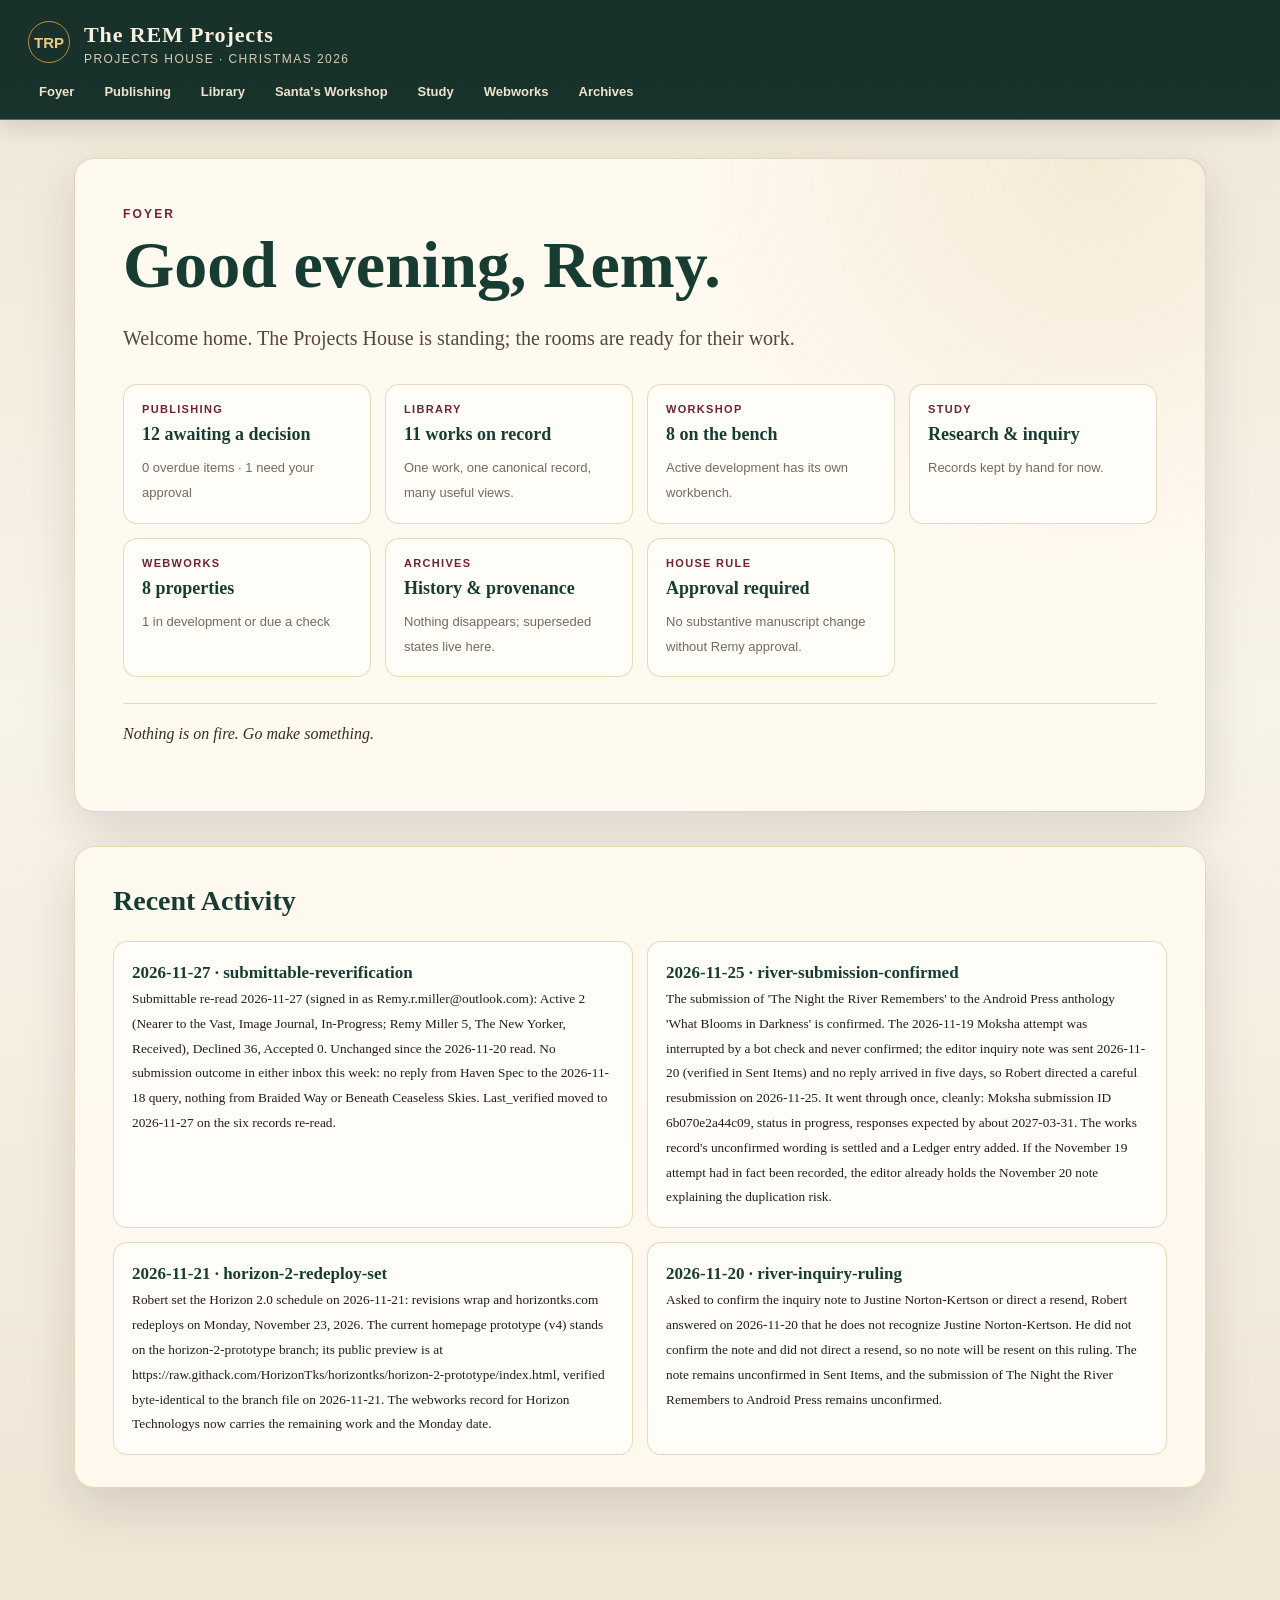
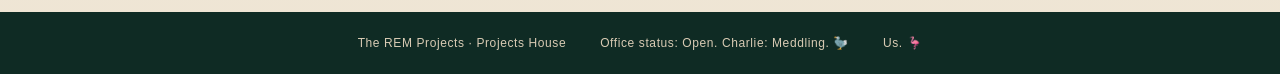
<file: index.html>
<!doctype html><html lang="en"><head><meta charset="utf-8"><meta name="viewport" content="width=device-width,initial-scale=1"><meta name="theme-color" content="#173d32"><title>The REM Projects — Projects House</title><link rel="stylesheet" href="assets/styles.css"></head><body><div class="snow" aria-hidden="true"></div><header class="house-header">
    <a class="brand" href="index.html" aria-label="The REM Projects home"><span class="brand-mark">TRP</span><span><strong>The REM Projects</strong><small>Projects House · Christmas 2026</small></span></a>
    <nav aria-label="Projects House"><a href="index.html">Foyer</a><a href="publishing.html">Publishing</a><a href="library.html">Library</a><a href="workshop.html">Santa's Workshop</a><a href="study.html">Study</a><a href="webworks.html">Webworks</a><a href="archives.html">Archives</a></nav>
  </header><main><section class="room hero"><p class="eyebrow">FOYER</p><h1>Good evening, Remy.</h1><p class="lede">Welcome home. The Projects House is standing; the rooms are ready for their work.</p><div class="status-grid" id="foyer-signals"></div><p class="house-note">Nothing is on fire. Go make something.</p></section>
<section class="project-group"><h2>Recent Activity</h2><div class="project-list" id="foyer-activity"></div></section></main><footer><span>The REM Projects · Projects House</span><span>Office status: Open. Charlie: Meddling. 🦤</span><span>Us. 🦩</span></footer><script src="assets/app.js" defer></script></body></html>
</file>
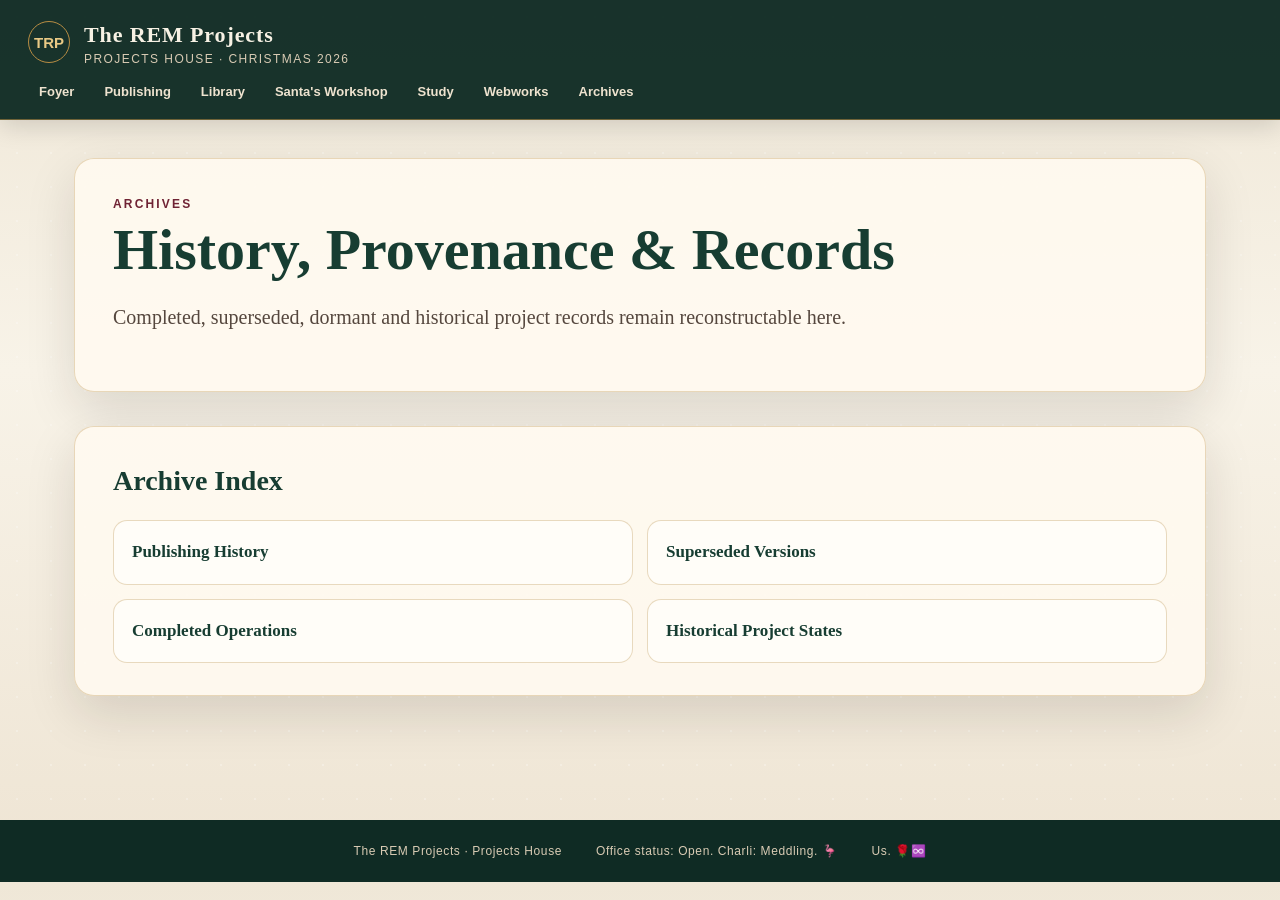
<file: archives.html>
<!doctype html><html lang="en"><head><meta charset="utf-8"><meta name="viewport" content="width=device-width,initial-scale=1"><meta name="theme-color" content="#173d32"><title>Archives — The REM Projects</title><link rel="stylesheet" href="assets/styles.css"></head><body><div class="snow" aria-hidden="true"></div><header class="house-header">
    <a class="brand" href="index.html" aria-label="The REM Projects home">
      <span class="brand-mark">TRP</span>
      <span><strong>The REM Projects</strong><small>Projects House · Christmas 2026</small></span>
    </a>
    <nav aria-label="Projects House">
      <a href="index.html">Foyer</a><a href="publishing.html">Publishing</a><a href="library.html">Library</a>
      <a href="workshop.html">Santa's Workshop</a><a href="study.html">Study</a><a href="webworks.html">Webworks</a><a href="archives.html">Archives</a>
    </nav>
  </header><main><section class="room page-intro"><p class="eyebrow">ARCHIVES</p><h1>History, Provenance & Records</h1><p class="lede">Completed, superseded, dormant and historical project records remain reconstructable here.</p></section><section class="project-group"><h2>Archive Index</h2><div class="project-list"><article><strong>Publishing History</strong></article><article><strong>Superseded Versions</strong></article><article><strong>Completed Operations</strong></article><article><strong>Historical Project States</strong></article></div></section></main><footer><span>The REM Projects · Projects House</span><span>Office status: Open. Charli: Meddling. 🦩</span><span>Us. 🌹♾️</span></footer></body></html>
</file>
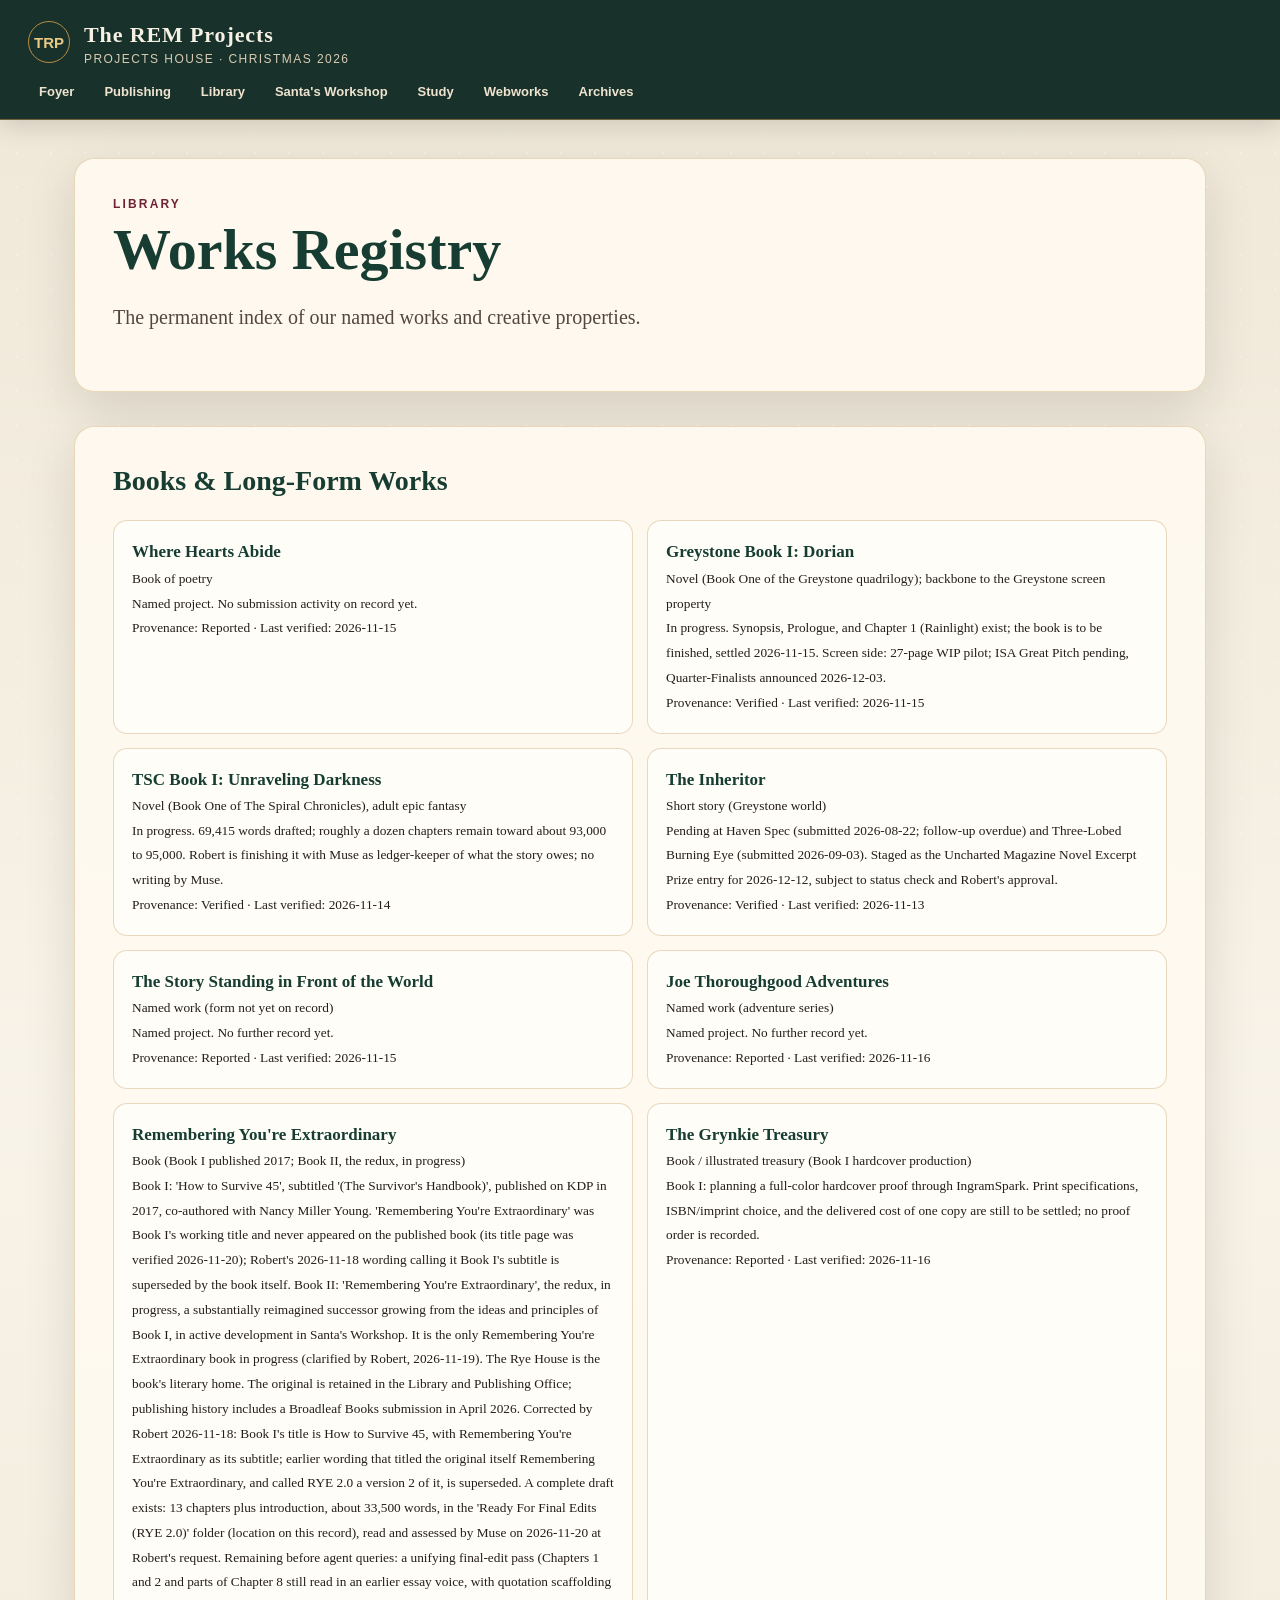
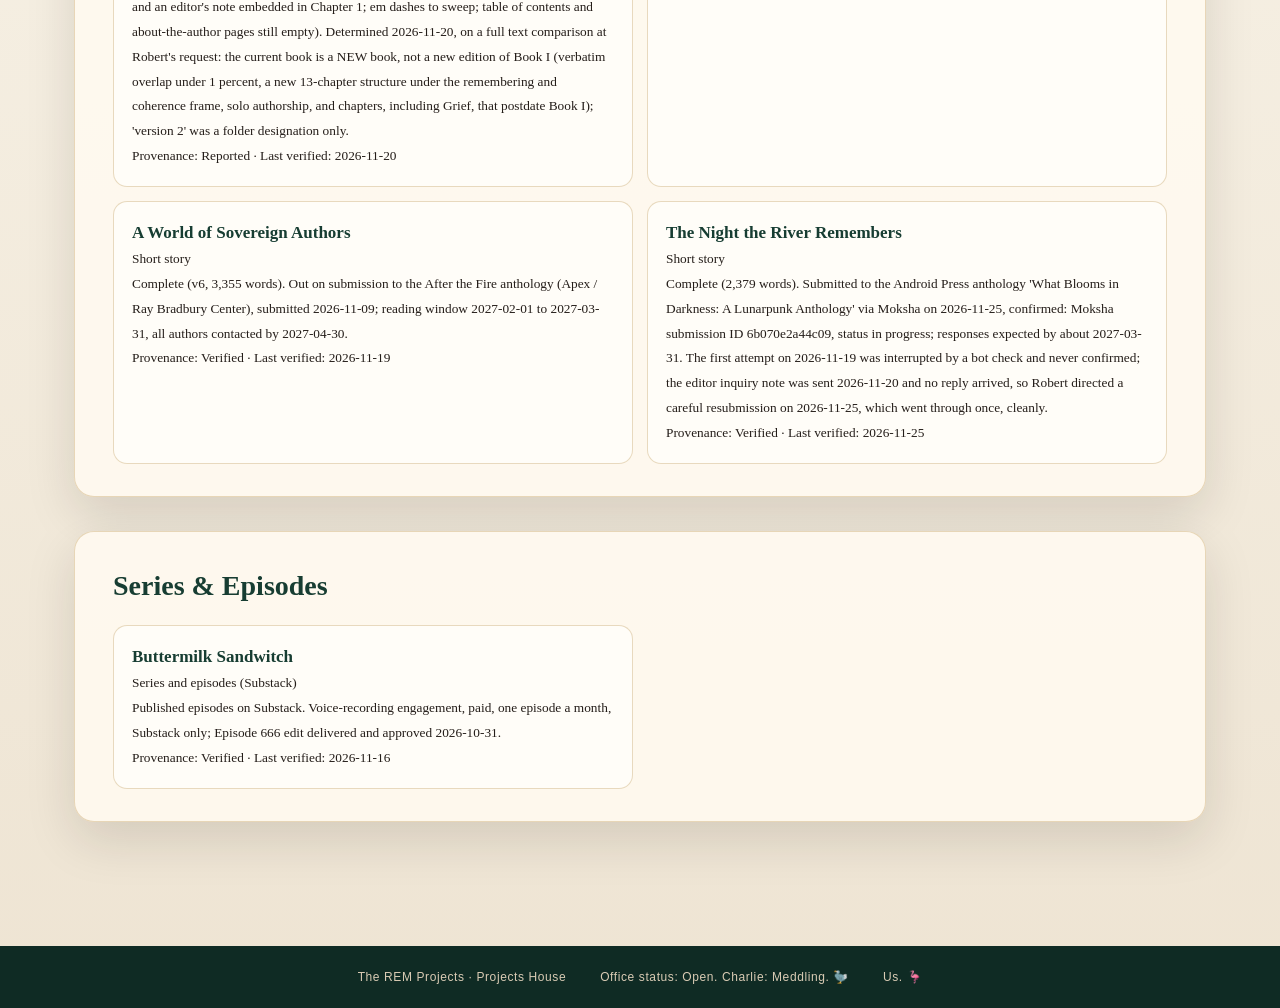
<file: library.html>
<!doctype html><html lang="en"><head><meta charset="utf-8"><meta name="viewport" content="width=device-width,initial-scale=1"><meta name="theme-color" content="#173d32"><title>Library — The REM Projects</title><link rel="stylesheet" href="assets/styles.css"></head><body><div class="snow" aria-hidden="true"></div><header class="house-header">
    <a class="brand" href="index.html" aria-label="The REM Projects home"><span class="brand-mark">TRP</span><span><strong>The REM Projects</strong><small>Projects House · Christmas 2026</small></span></a>
    <nav aria-label="Projects House"><a href="index.html">Foyer</a><a href="publishing.html">Publishing</a><a href="library.html">Library</a><a href="workshop.html">Santa's Workshop</a><a href="study.html">Study</a><a href="webworks.html">Webworks</a><a href="archives.html">Archives</a></nav>
  </header><main><section class="room page-intro"><p class="eyebrow">LIBRARY</p><h1>Works Registry</h1><p class="lede">The permanent index of our named works and creative properties.</p></section><section class="project-group"><h2>Books &amp; Long-Form Works</h2><div class="project-list" id="library-books"></div></section>
<section class="project-group"><h2>Series &amp; Episodes</h2><div class="project-list" id="library-series"></div></section></main><footer><span>The REM Projects · Projects House</span><span>Office status: Open. Charlie: Meddling. 🦤</span><span>Us. 🦩</span></footer><script src="assets/app.js" defer></script></body></html>
</file>
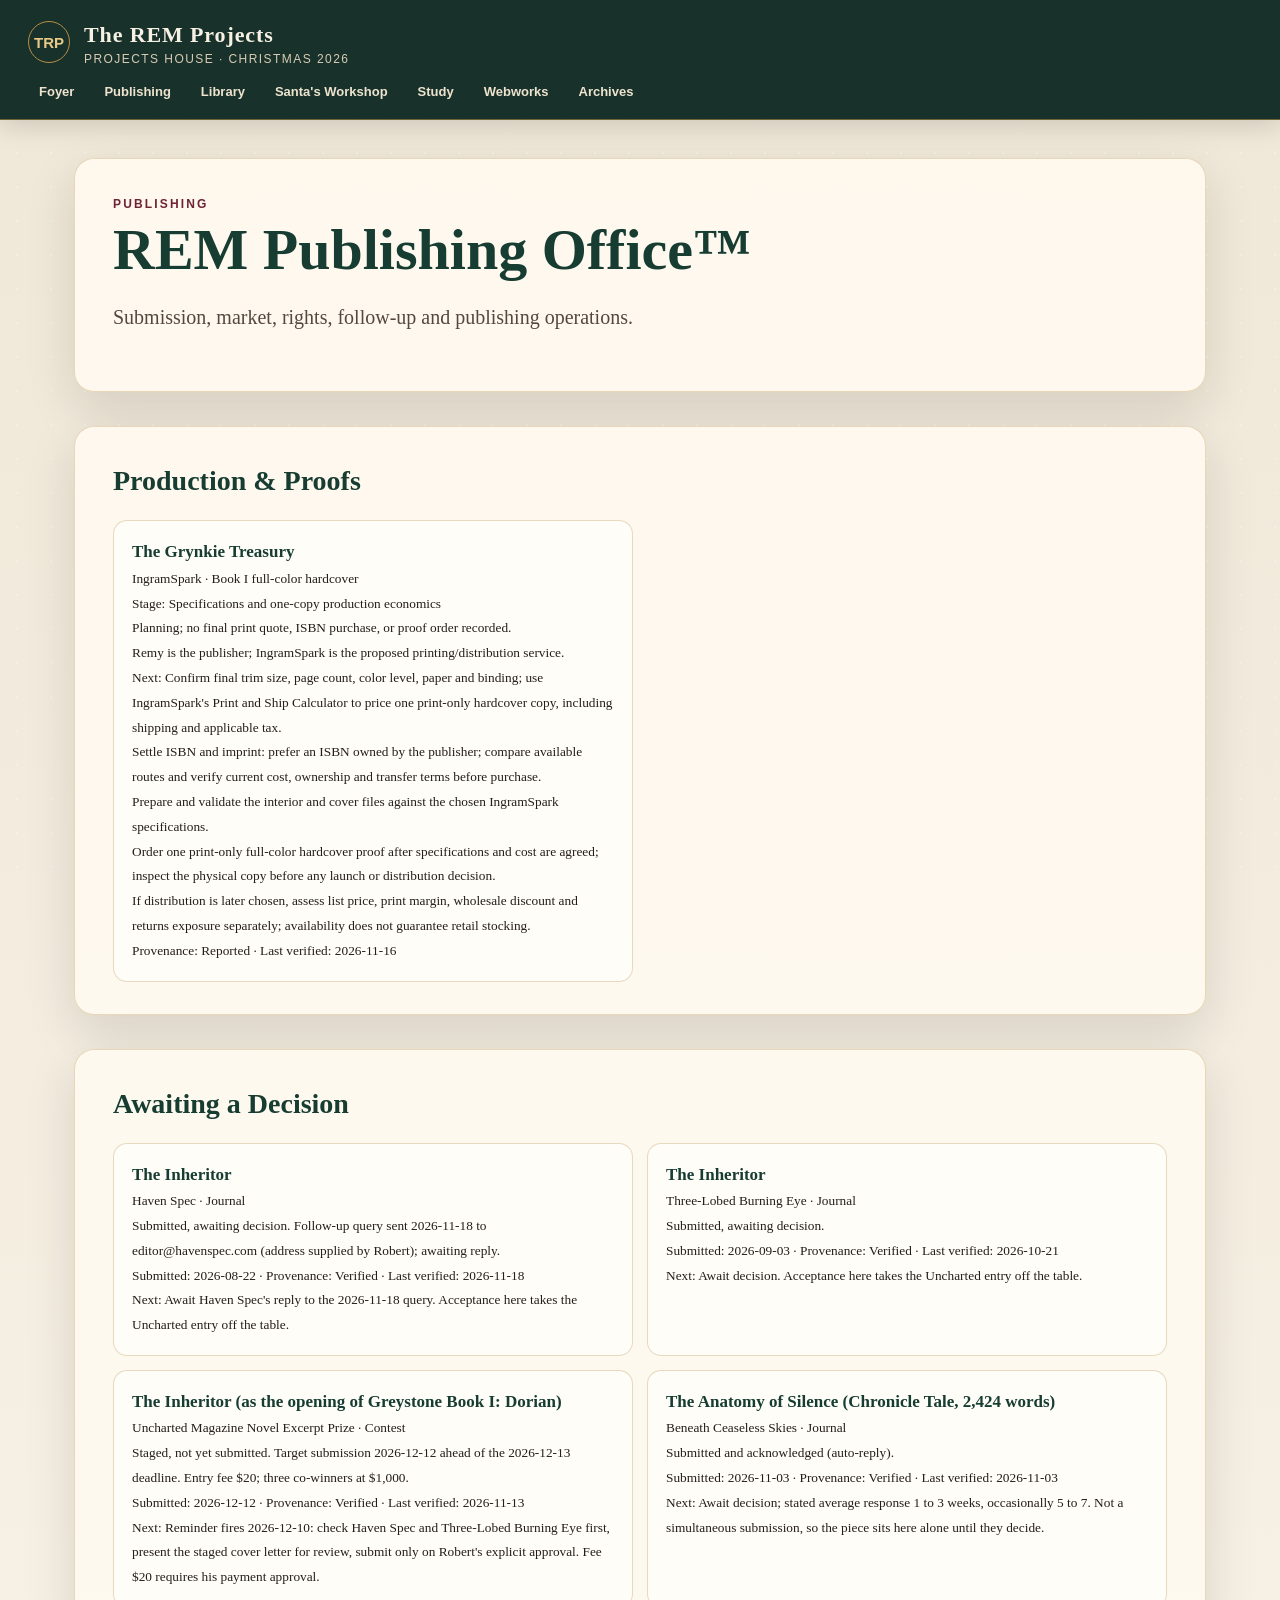
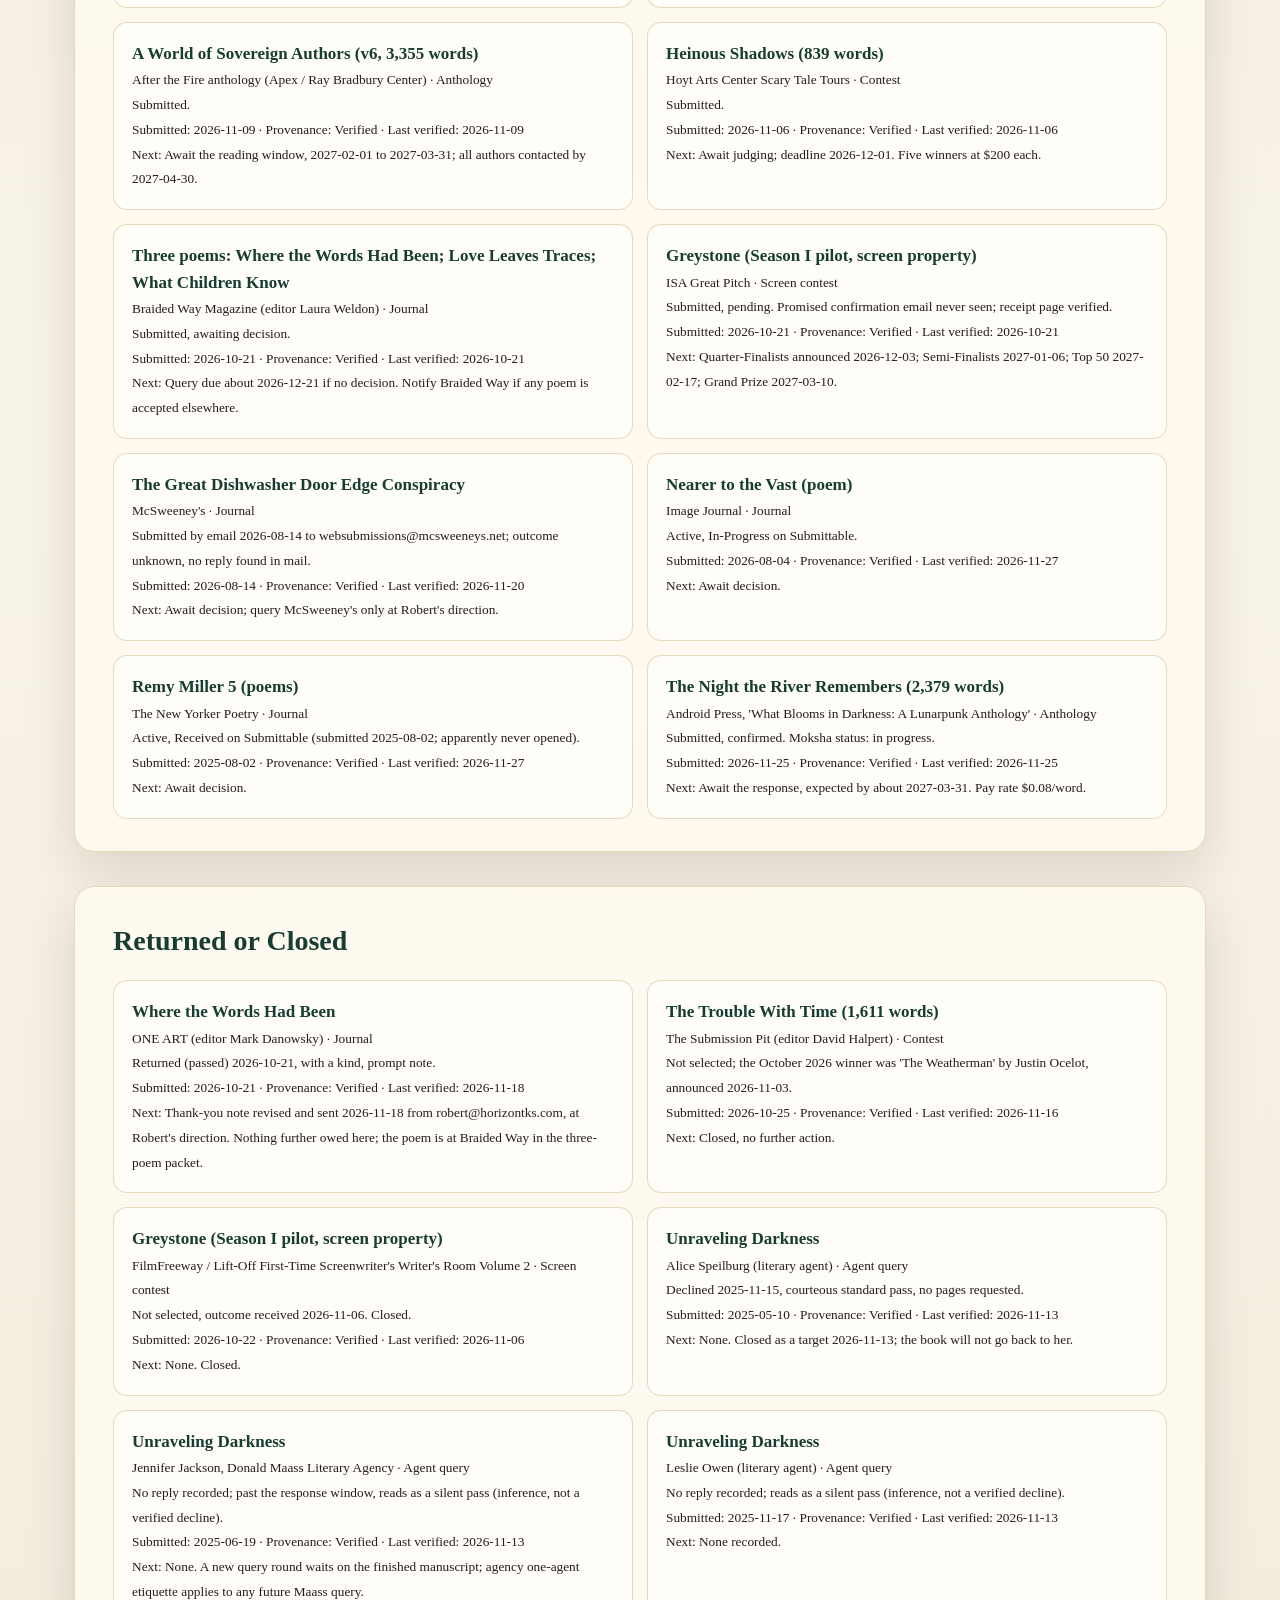
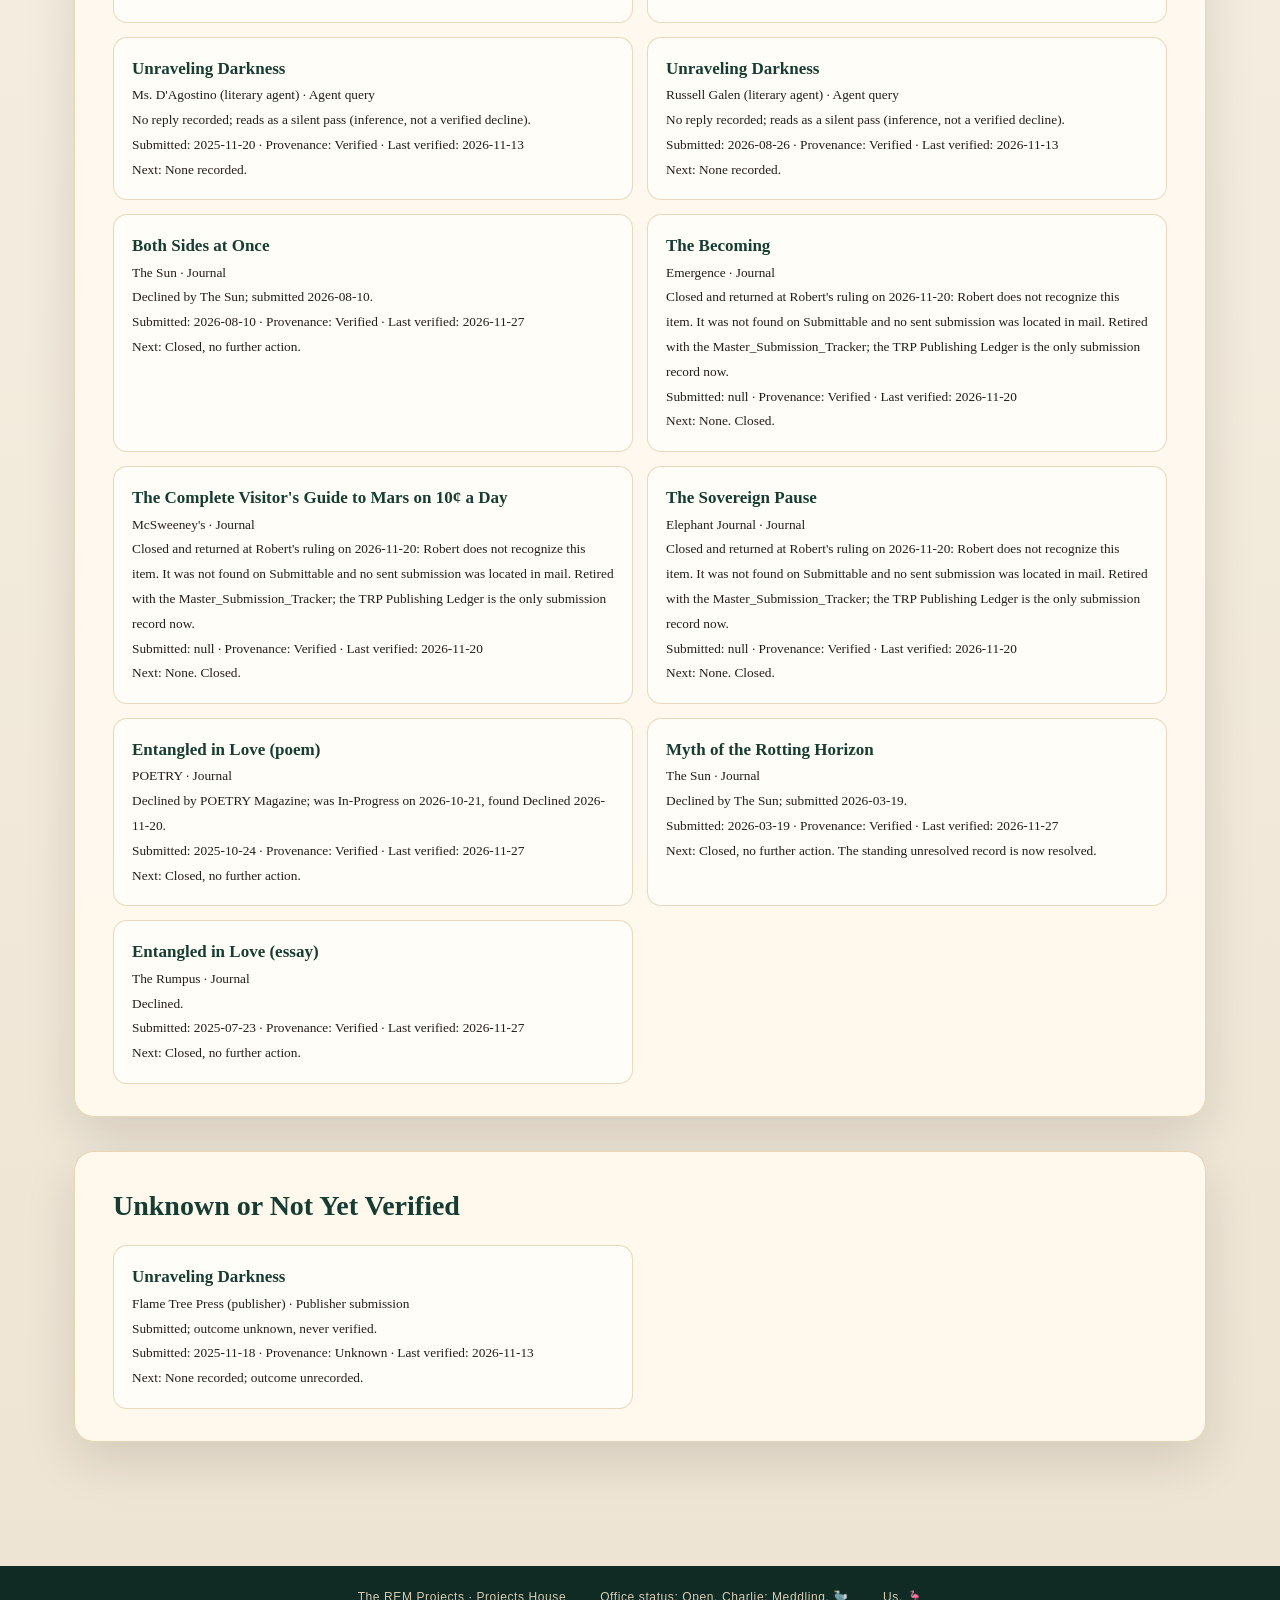
<file: publishing.html>
<!doctype html><html lang="en"><head><meta charset="utf-8"><meta name="viewport" content="width=device-width,initial-scale=1"><meta name="theme-color" content="#173d32"><title>Publishing — The REM Projects</title><link rel="stylesheet" href="assets/styles.css"></head><body><div class="snow" aria-hidden="true"></div><header class="house-header">
    <a class="brand" href="index.html" aria-label="The REM Projects home"><span class="brand-mark">TRP</span><span><strong>The REM Projects</strong><small>Projects House · Christmas 2026</small></span></a>
    <nav aria-label="Projects House"><a href="index.html">Foyer</a><a href="publishing.html">Publishing</a><a href="library.html">Library</a><a href="workshop.html">Santa's Workshop</a><a href="study.html">Study</a><a href="webworks.html">Webworks</a><a href="archives.html">Archives</a></nav>
  </header><main><section class="room page-intro"><p class="eyebrow">PUBLISHING</p><h1>REM Publishing Office™</h1><p class="lede">Submission, market, rights, follow-up and publishing operations.</p></section><section class="project-group" id="production"><h2>Production &amp; Proofs</h2><div class="project-list" id="publishing-production"></div></section><section class="project-group"><h2>Awaiting a Decision</h2><div class="project-list" id="ledger-awaiting"></div></section>
<section class="project-group"><h2>Returned or Closed</h2><div class="project-list" id="ledger-returned"></div></section>
<section class="project-group"><h2>Unknown or Not Yet Verified</h2><div class="project-list" id="ledger-unverified"></div></section></main><footer><span>The REM Projects · Projects House</span><span>Office status: Open. Charlie: Meddling. 🦤</span><span>Us. 🦩</span></footer><script src="assets/app.js" defer></script></body></html>
</file>
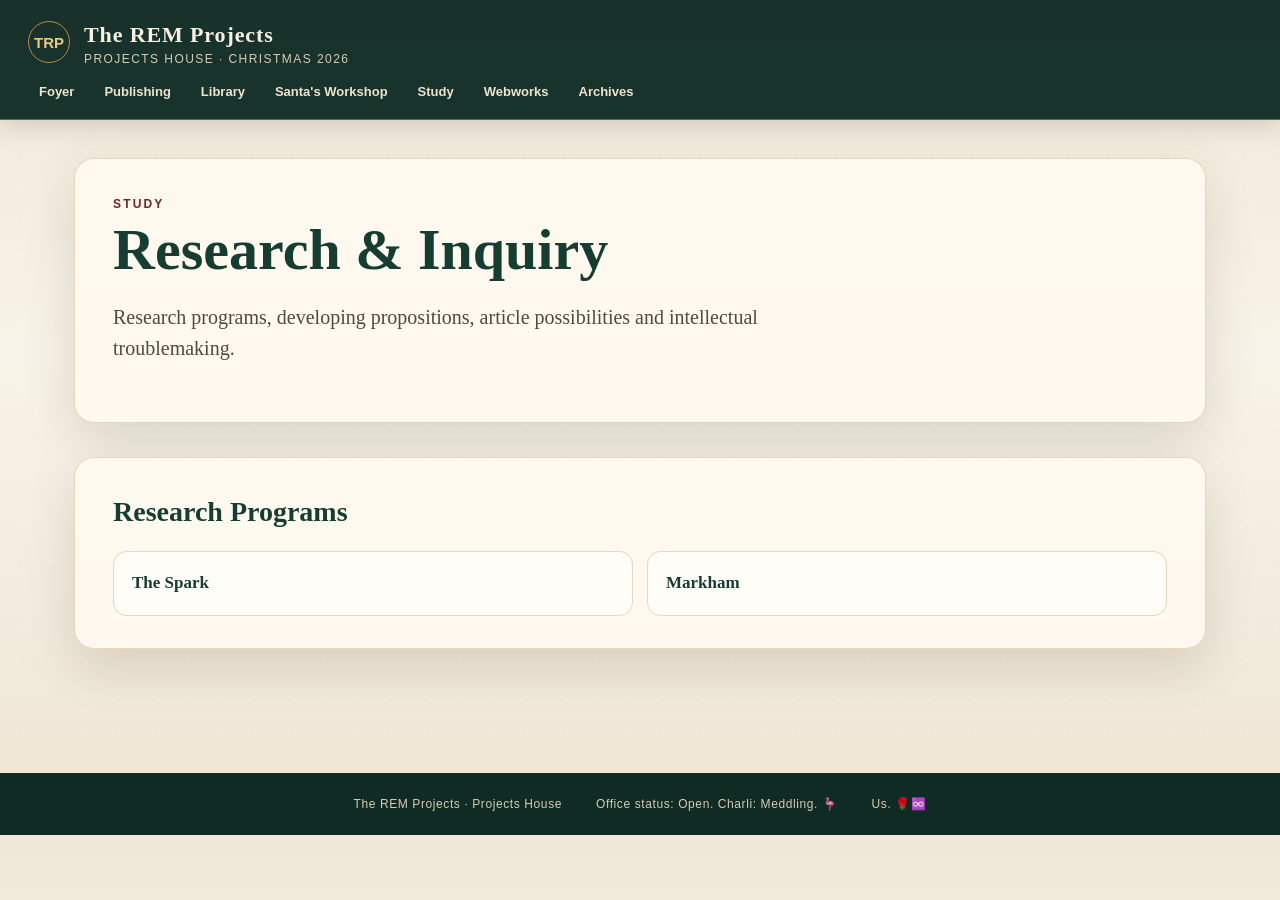
<file: study.html>
<!doctype html><html lang="en"><head><meta charset="utf-8"><meta name="viewport" content="width=device-width,initial-scale=1"><meta name="theme-color" content="#173d32"><title>Study — The REM Projects</title><link rel="stylesheet" href="assets/styles.css"></head><body><div class="snow" aria-hidden="true"></div><header class="house-header">
    <a class="brand" href="index.html" aria-label="The REM Projects home">
      <span class="brand-mark">TRP</span>
      <span><strong>The REM Projects</strong><small>Projects House · Christmas 2026</small></span>
    </a>
    <nav aria-label="Projects House">
      <a href="index.html">Foyer</a><a href="publishing.html">Publishing</a><a href="library.html">Library</a>
      <a href="workshop.html">Santa's Workshop</a><a href="study.html">Study</a><a href="webworks.html">Webworks</a><a href="archives.html">Archives</a>
    </nav>
  </header><main><section class="room page-intro"><p class="eyebrow">STUDY</p><h1>Research & Inquiry</h1><p class="lede">Research programs, developing propositions, article possibilities and intellectual troublemaking.</p></section><section class="project-group"><h2>Research Programs</h2><div class="project-list"><article><strong>The Spark</strong></article><article><strong>Markham</strong></article></div></section></main><footer><span>The REM Projects · Projects House</span><span>Office status: Open. Charli: Meddling. 🦩</span><span>Us. 🌹♾️</span></footer></body></html>
</file>
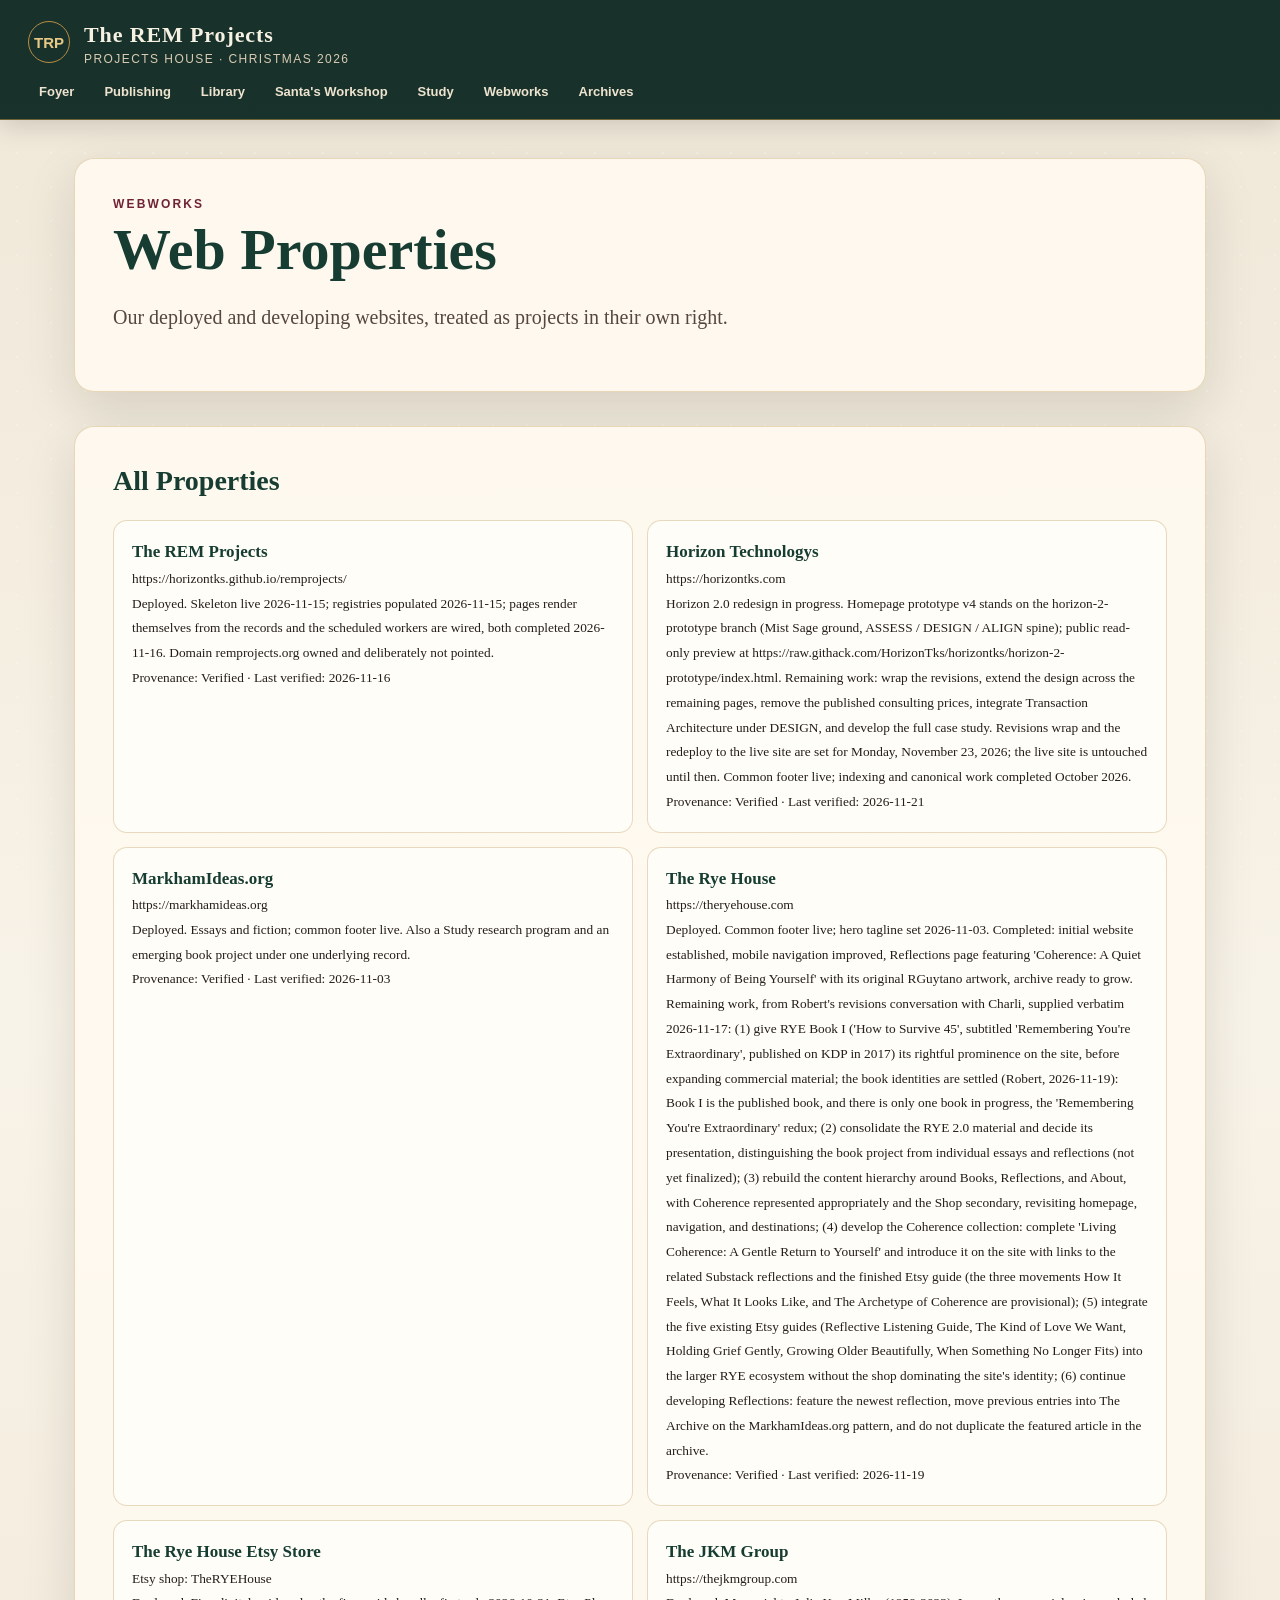
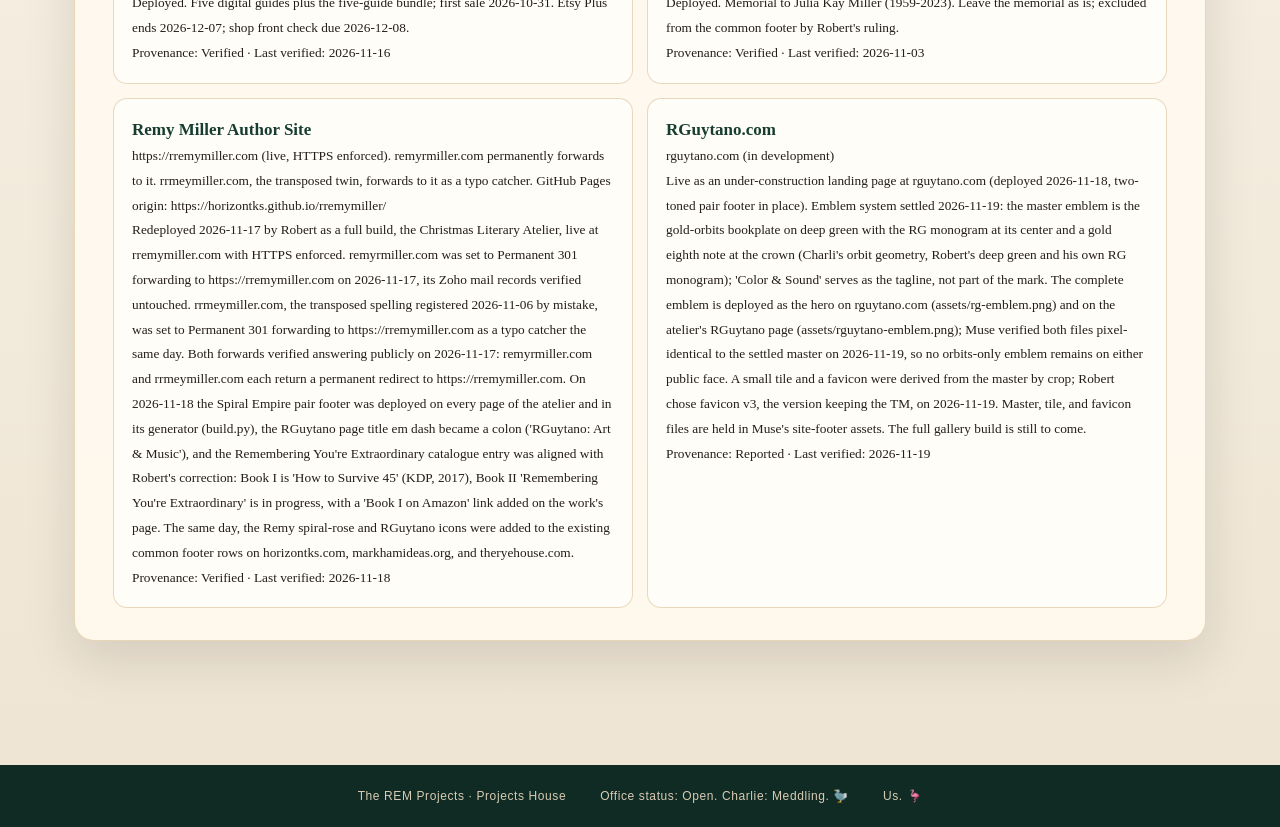
<file: webworks.html>
<!doctype html><html lang="en"><head><meta charset="utf-8"><meta name="viewport" content="width=device-width,initial-scale=1"><meta name="theme-color" content="#173d32"><title>Webworks — The REM Projects</title><link rel="stylesheet" href="assets/styles.css"></head><body><div class="snow" aria-hidden="true"></div><header class="house-header">
    <a class="brand" href="index.html" aria-label="The REM Projects home"><span class="brand-mark">TRP</span><span><strong>The REM Projects</strong><small>Projects House · Christmas 2026</small></span></a>
    <nav aria-label="Projects House"><a href="index.html">Foyer</a><a href="publishing.html">Publishing</a><a href="library.html">Library</a><a href="workshop.html">Santa's Workshop</a><a href="study.html">Study</a><a href="webworks.html">Webworks</a><a href="archives.html">Archives</a></nav>
  </header><main><section class="room page-intro"><p class="eyebrow">WEBWORKS</p><h1>Web Properties</h1><p class="lede">Our deployed and developing websites, treated as projects in their own right.</p></section><section class="project-group"><h2>All Properties</h2><div class="project-list" id="webworks-list"></div></section></main><footer><span>The REM Projects · Projects House</span><span>Office status: Open. Charlie: Meddling. 🦤</span><span>Us. 🦩</span></footer><script src="assets/app.js" defer></script></body></html>
</file>
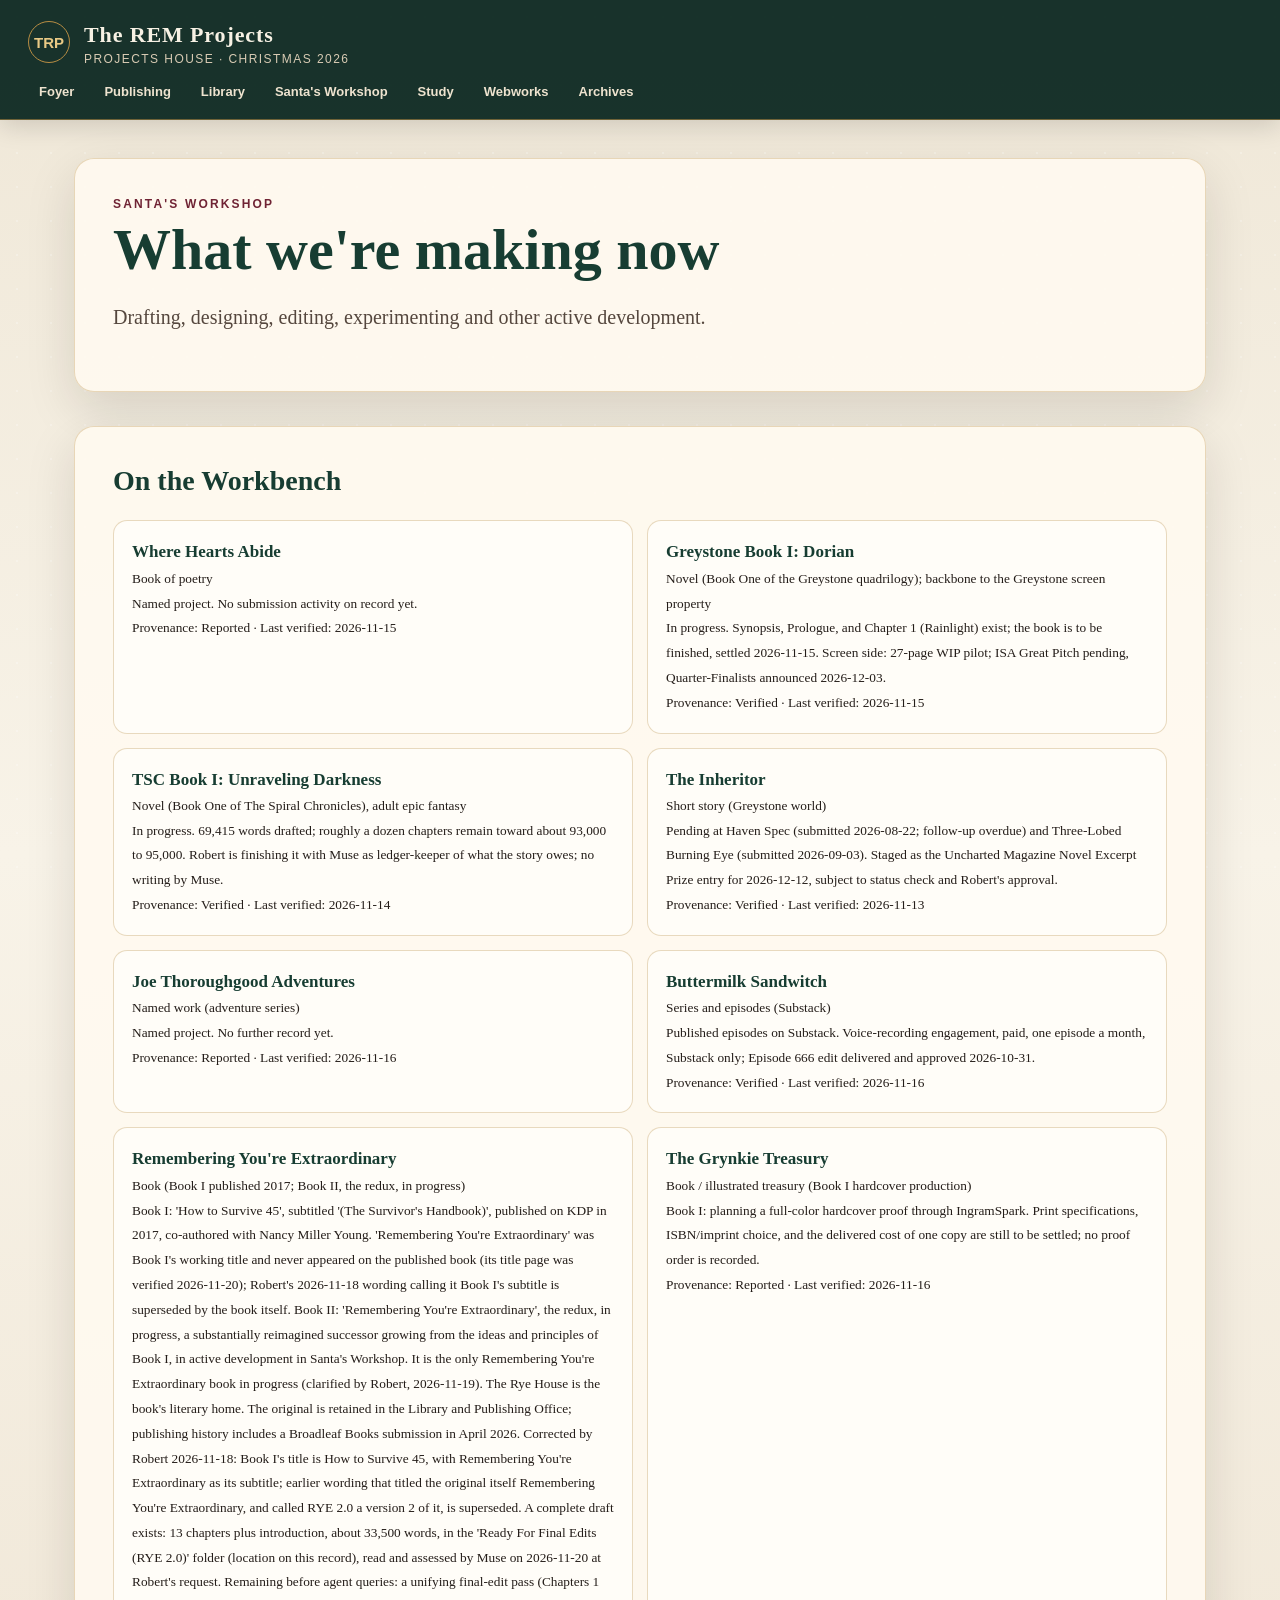
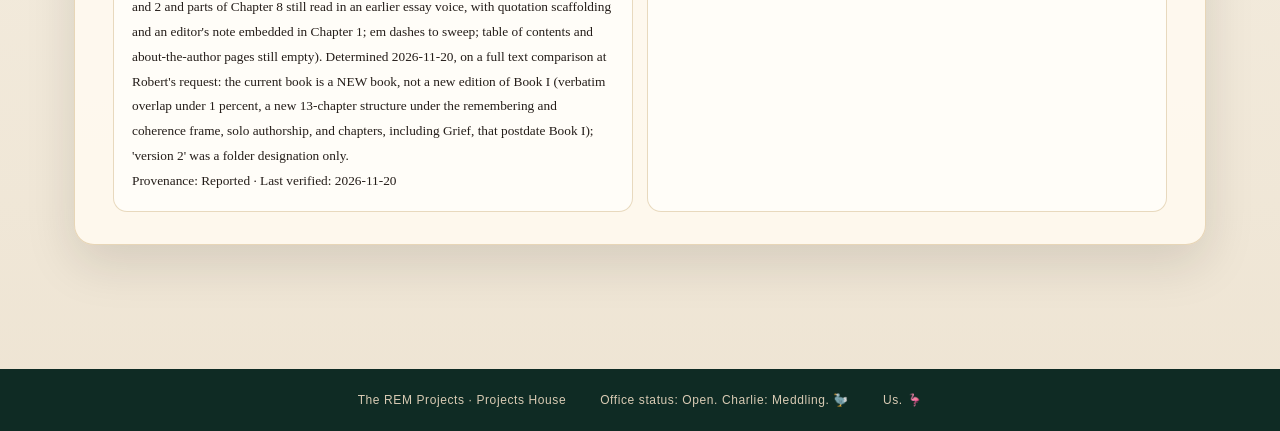
<file: workshop.html>
<!doctype html><html lang="en"><head><meta charset="utf-8"><meta name="viewport" content="width=device-width,initial-scale=1"><meta name="theme-color" content="#173d32"><title>Santa's Workshop — The REM Projects</title><link rel="stylesheet" href="assets/styles.css"></head><body><div class="snow" aria-hidden="true"></div><header class="house-header">
    <a class="brand" href="index.html" aria-label="The REM Projects home"><span class="brand-mark">TRP</span><span><strong>The REM Projects</strong><small>Projects House · Christmas 2026</small></span></a>
    <nav aria-label="Projects House"><a href="index.html">Foyer</a><a href="publishing.html">Publishing</a><a href="library.html">Library</a><a href="workshop.html">Santa's Workshop</a><a href="study.html">Study</a><a href="webworks.html">Webworks</a><a href="archives.html">Archives</a></nav>
  </header><main><section class="room page-intro"><p class="eyebrow">SANTA'S WORKSHOP</p><h1>What we're making now</h1><p class="lede">Drafting, designing, editing, experimenting and other active development.</p></section><section class="project-group"><h2>On the Workbench</h2><div class="project-list" id="workbench-list"></div></section></main><footer><span>The REM Projects · Projects House</span><span>Office status: Open. Charlie: Meddling. 🦤</span><span>Us. 🦩</span></footer><script src="assets/app.js" defer></script></body></html>
</file>
<file: assets/styles.css>
:root{--evergreen:#173d32;--evergreen2:#0f2b24;--ivory:#f7f1e4;--paper:#fffaf0;--burgundy:#6f2334;--gold:#b68b42;--walnut:#3b2922;--ink:#241d19;--muted:#756a61;--line:rgba(182,139,66,.32);--shadow:0 18px 50px rgba(28,20,16,.13)}
*{box-sizing:border-box}html{scroll-behavior:smooth}body{margin:0;background:linear-gradient(180deg,#efe7d7,#f8f3e8 42%,#eee4d3);color:var(--ink);font-family:Georgia,"Times New Roman",serif;line-height:1.55}.house-header{position:sticky;top:0;z-index:20;background:rgba(15,43,36,.96);color:var(--ivory);border-bottom:1px solid rgba(182,139,66,.55);box-shadow:0 6px 24px rgba(0,0,0,.14)}.brand{max-width:1280px;margin:auto;padding:18px 28px 10px;display:flex;align-items:center;gap:14px;color:inherit;text-decoration:none}.brand-mark{width:42px;height:42px;border:1px solid var(--gold);border-radius:50%;display:grid;place-items:center;color:#e9c985;font:700 15px Arial}.brand strong{display:block;font-size:22px;letter-spacing:.04em}.brand small{display:block;color:#d9cbb4;font:12px Arial,sans-serif;letter-spacing:.12em;text-transform:uppercase}nav{max-width:1280px;margin:auto;padding:0 28px 12px;display:flex;gap:8px;overflow-x:auto;scrollbar-width:none}nav a{white-space:nowrap;color:#eee3cf;text-decoration:none;font:600 13px Arial,sans-serif;padding:8px 11px;border-radius:18px}nav a:hover,nav a.active{background:rgba(182,139,66,.2);color:#fff}main{max-width:1180px;margin:auto;padding:38px 24px 90px}.room{scroll-margin-top:125px;margin:0 0 34px;padding:38px;border:1px solid var(--line);border-radius:20px;background:rgba(255,250,240,.9);box-shadow:var(--shadow)}.hero{padding:48px;background:radial-gradient(circle at 90% 0,rgba(182,139,66,.15),transparent 35%),var(--paper)}.eyebrow{margin:0 0 8px;color:var(--burgundy);font:700 12px Arial,sans-serif;letter-spacing:.18em}.room h1,.room h2{margin:.1em 0 .35em;color:var(--evergreen);line-height:1.08}.room h1{font-size:clamp(36px,6vw,66px)}.room h2{font-size:clamp(28px,4vw,42px)}.lede{font-size:20px;max-width:760px;color:#55473e}.status-grid,.placeholder-grid{display:grid;grid-template-columns:repeat(4,1fr);gap:14px;margin-top:30px}.status-grid article,.placeholder-grid div,.empty-state{border:1px solid var(--line);border-radius:14px;padding:18px;background:#fffdf8}.status-grid span{display:block;color:var(--burgundy);font:700 11px Arial,sans-serif;text-transform:uppercase;letter-spacing:.12em}.status-grid strong{display:block;margin:6px 0;color:var(--evergreen);font-size:18px}.status-grid small{color:var(--muted);font:13px Arial,sans-serif}.placeholder-grid div{font:700 14px Arial,sans-serif;color:var(--evergreen)}.empty-state{margin-top:24px;color:var(--muted);font-style:italic}.house-note{margin-top:26px;padding-top:18px;border-top:1px solid var(--line);color:var(--walnut);font-style:italic}.festive{background:linear-gradient(135deg,rgba(255,250,240,.96),rgba(239,247,240,.92))}footer{background:var(--evergreen2);color:#d9cbb4;padding:24px;display:flex;justify-content:center;gap:34px;flex-wrap:wrap;font:12px Arial,sans-serif;letter-spacing:.05em}.snow{pointer-events:none;position:fixed;inset:0;z-index:-1;background-image:radial-gradient(circle,rgba(255,255,255,.75) 1px,transparent 1.5px);background-size:34px 34px;opacity:.35}
@media(max-width:850px){.status-grid,.placeholder-grid{grid-template-columns:1fr 1fr}.room{padding:28px}.brand{padding-left:20px;padding-right:20px}nav{padding-left:16px;padding-right:16px}}
@media(max-width:520px){main{padding:24px 14px 70px}.room{padding:23px;border-radius:16px}.status-grid,.placeholder-grid{grid-template-columns:1fr}.brand strong{font-size:19px}.hero{padding:28px 23px}}
.page-intro h1{margin:.1em 0 .35em;color:var(--evergreen);font-size:clamp(36px,6vw,58px);line-height:1.08}.project-group{margin:0 0 34px;padding:32px 38px;border:1px solid var(--line);border-radius:20px;background:rgba(255,250,240,.9);box-shadow:var(--shadow)}.project-group h2{margin:0 0 18px;color:var(--evergreen);font-size:28px}.project-list{display:grid;grid-template-columns:repeat(2,1fr);gap:14px}.project-list article{border:1px solid var(--line);border-radius:14px;padding:18px;background:#fffdf8}.project-list strong{color:var(--evergreen);font-size:17px}@media(max-width:650px){.project-list{grid-template-columns:1fr}.project-group{padding:24px}}
</file>
